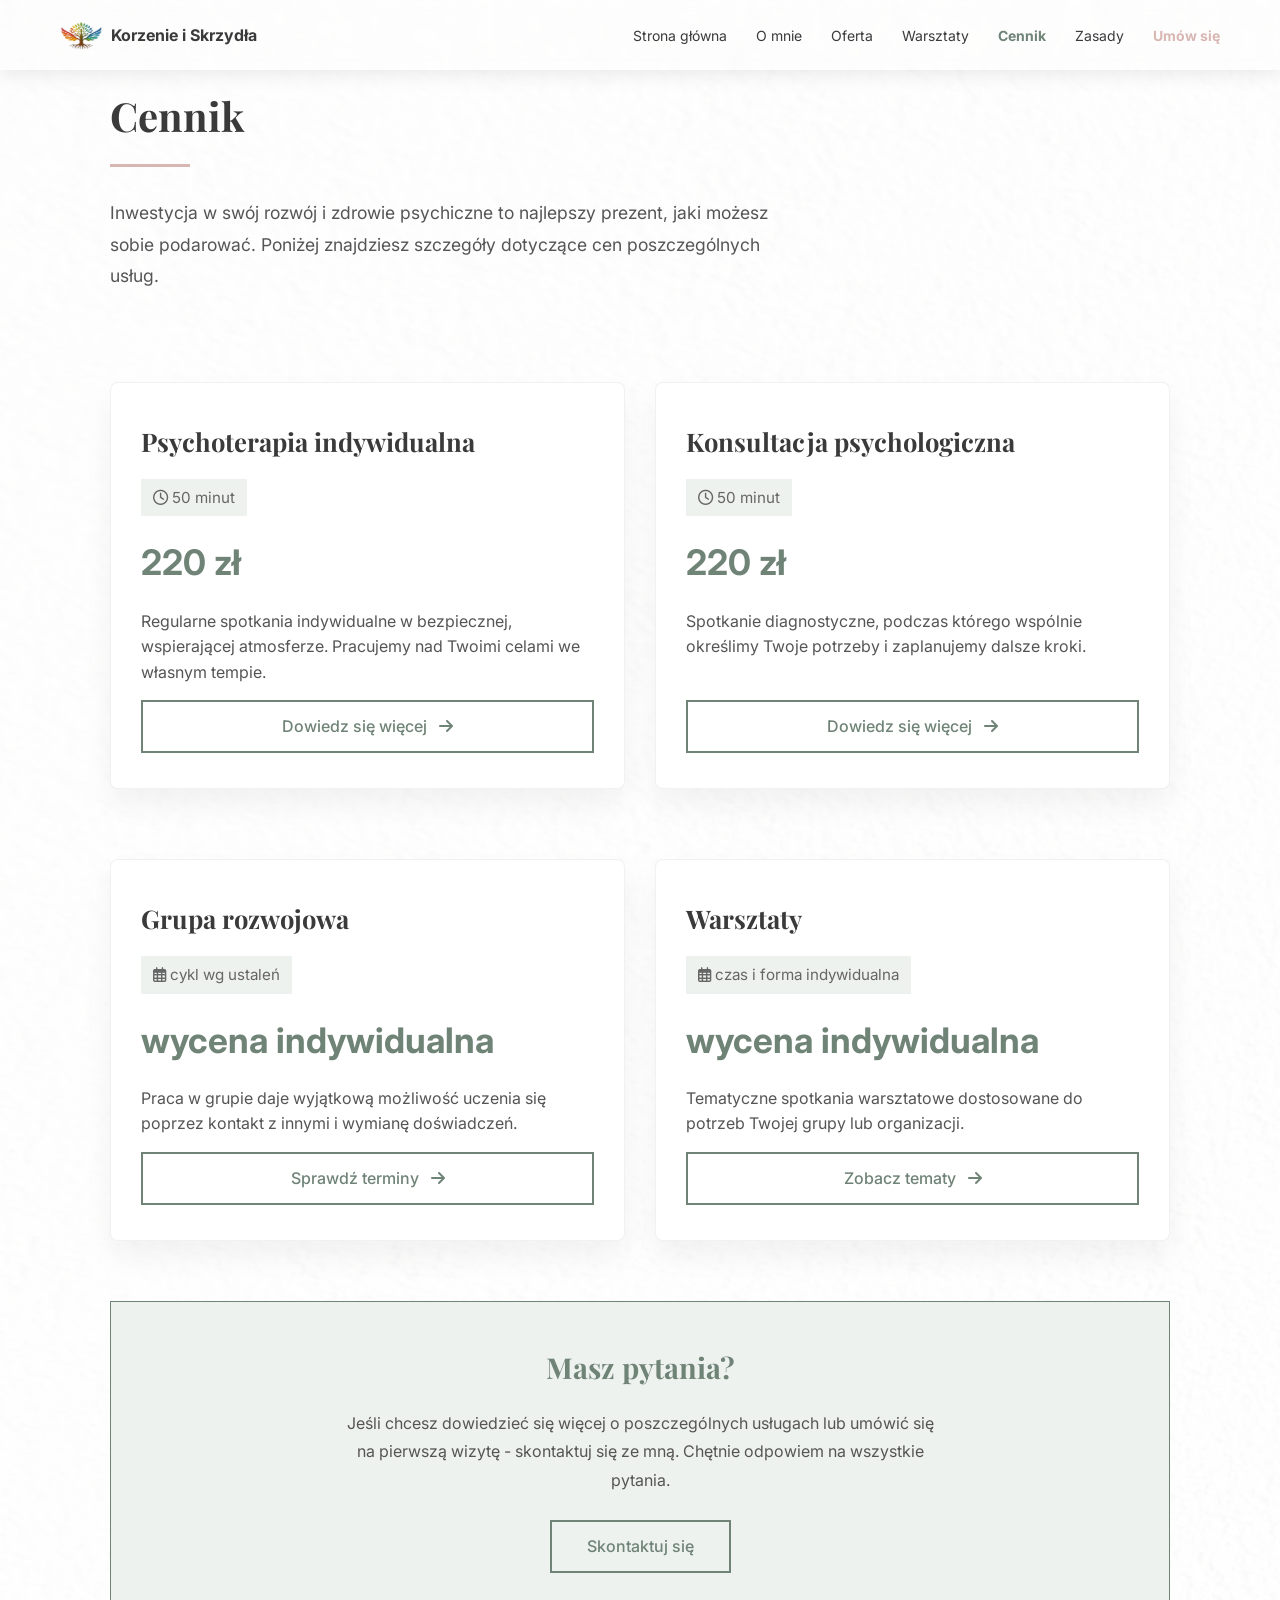
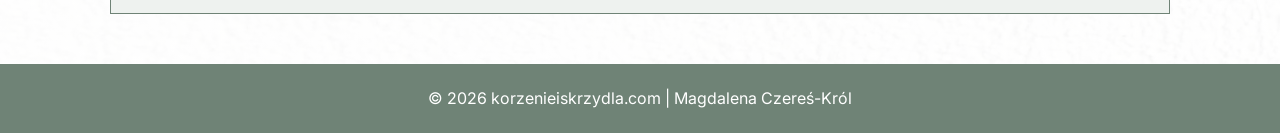
<file: cennik.html>
<!DOCTYPE html>
<html lang="pl">

<head>
    <meta charset="UTF-8">
    <meta name="viewport" content="width=device-width, initial-scale=1.0">
    <title>Cennik | Korzenie i Skrzydła</title>
    <link rel="stylesheet" href="styles.css">
    <!-- Dodanie ikon z Font Awesome dla strzałek -->
    <link rel="stylesheet" href="https://cdnjs.cloudflare.com/ajax/libs/font-awesome/6.0.0/css/all.min.css">
</head>

<body>
    <nav class="nav">
        <div style="display: flex; align-items: center; gap: 8px;">
            <img src="logo-korzenie-i-skrzydla.png" alt="Logo" style="height: 30px; width: auto;">
            <strong>Korzenie i&nbsp;Skrzydła</strong>
        </div>
        <div class="nav-links">
            <a href="index.html">Strona główna</a>
            <a href="o-mnie.html">O mnie</a>
            <a href="oferta.html">Oferta</a>
            <a href="warsztaty.html">Warsztaty</a>
            <a href="cennik.html" style="color: var(--green);font-weight: bold;">Cennik</a>
            <a href="zasady.html">Zasady</a>
            <a href="https://www.znanylekarz.pl/magdalena-krol-czeres/psycholog/lodz"
                style="color: var(--rose);font-weight: bold;"><strong>Umów
                    się</strong></a>
        </div>
    </nav>

    <main class="container">
        <h1 class="page-title">Cennik</h1>
        <p class="intro-text">Inwestycja w&nbsp;swój rozwój i&nbsp;zdrowie psychiczne to najlepszy prezent, jaki możesz
            sobie
            podarować. Poniżej znajdziesz szczegóły dotyczące cen poszczególnych usług.</p>

        <div class="grid" style="grid-template-columns: repeat(2, 1fr);">
            <div class="card">
                <h2>Psychoterapia indywidualna</h2>
                <span class="duration"><i class="far fa-clock"></i> 50 minut</span>
                <div class="price">220 zł</div>
                <p class="card-description">Regularne spotkania indywidualne w&nbsp;bezpiecznej, wspierającej
                    atmosferze.
                    Pracujemy nad Twoimi celami we własnym tempie.</p>
                <a href="psychoterapia.html" class="btn">Dowiedz się więcej <i class="fas fa-arrow-right"></i></a>
            </div>

            <div class="card">
                <h2>Konsultacja psychologiczna</h2>
                <span class="duration"><i class="far fa-clock"></i> 50 minut</span>
                <div class="price">220 zł</div>
                <p class="card-description">Spotkanie diagnostyczne, podczas którego wspólnie określimy Twoje potrzeby i
                    zaplanujemy dalsze kroki.</p>
                <a href="konsultacja.html" class="btn">Dowiedz się więcej <i class="fas fa-arrow-right"></i></a>
            </div>

            <div class="card">
                <h2>Grupa rozwojowa</h2>
                <span class="duration"><i class="far fa-calendar-alt"></i> cykl wg ustaleń</span>
                <div class="price">wycena indywidualna</div>
                <p class="card-description">Praca w&nbsp;grupie daje wyjątkową możliwość uczenia się poprzez kontakt z
                    innymi
                    i&nbsp;wymianę doświadczeń.</p>
                <a href="grupy.html" class="btn">Sprawdź terminy <i class="fas fa-arrow-right"></i></a>
            </div>

            <div class="card">
                <h2>Warsztaty</h2>
                <span class="duration"><i class="far fa-calendar-alt"></i> czas i&nbsp;forma indywidualna</span>
                <div class="price">wycena indywidualna</div>
                <p class="card-description">Tematyczne spotkania warsztatowe dostosowane do potrzeb Twojej grupy lub
                    organizacji.</p>
                <a href="warsztaty-szczegoly.html" class="btn">Zobacz tematy <i class="fas fa-arrow-right"></i></a>
            </div>
        </div>

        <div class="info-box">
            <h3>Masz pytania?</h3>
            <p>Jeśli chcesz dowiedzieć się więcej o&nbsp;poszczególnych usługach lub umówić się na pierwszą wizytę -
                skontaktuj się ze mną. Chętnie odpowiem na wszystkie pytania.</p>
            <a href="index.html#contact" class="btn">Skontaktuj się</a>
        </div>
    </main>

    <footer>
        © 2026 korzenieiskrzydla.com | Magdalena Czereś-Król
    </footer>

    <!-- Google tag (gtag.js) -->
<script async src="https://www.googletagmanager.com/gtag/js?id=G-SGVJ2LNP4G"></script>
<script>
  window.dataLayer = window.dataLayer || [];
  function gtag(){dataLayer.push(arguments);}
  gtag('js', new Date());

  gtag('config', 'G-SGVJ2LNP4G');
</script>
</body>

</html>
</file>
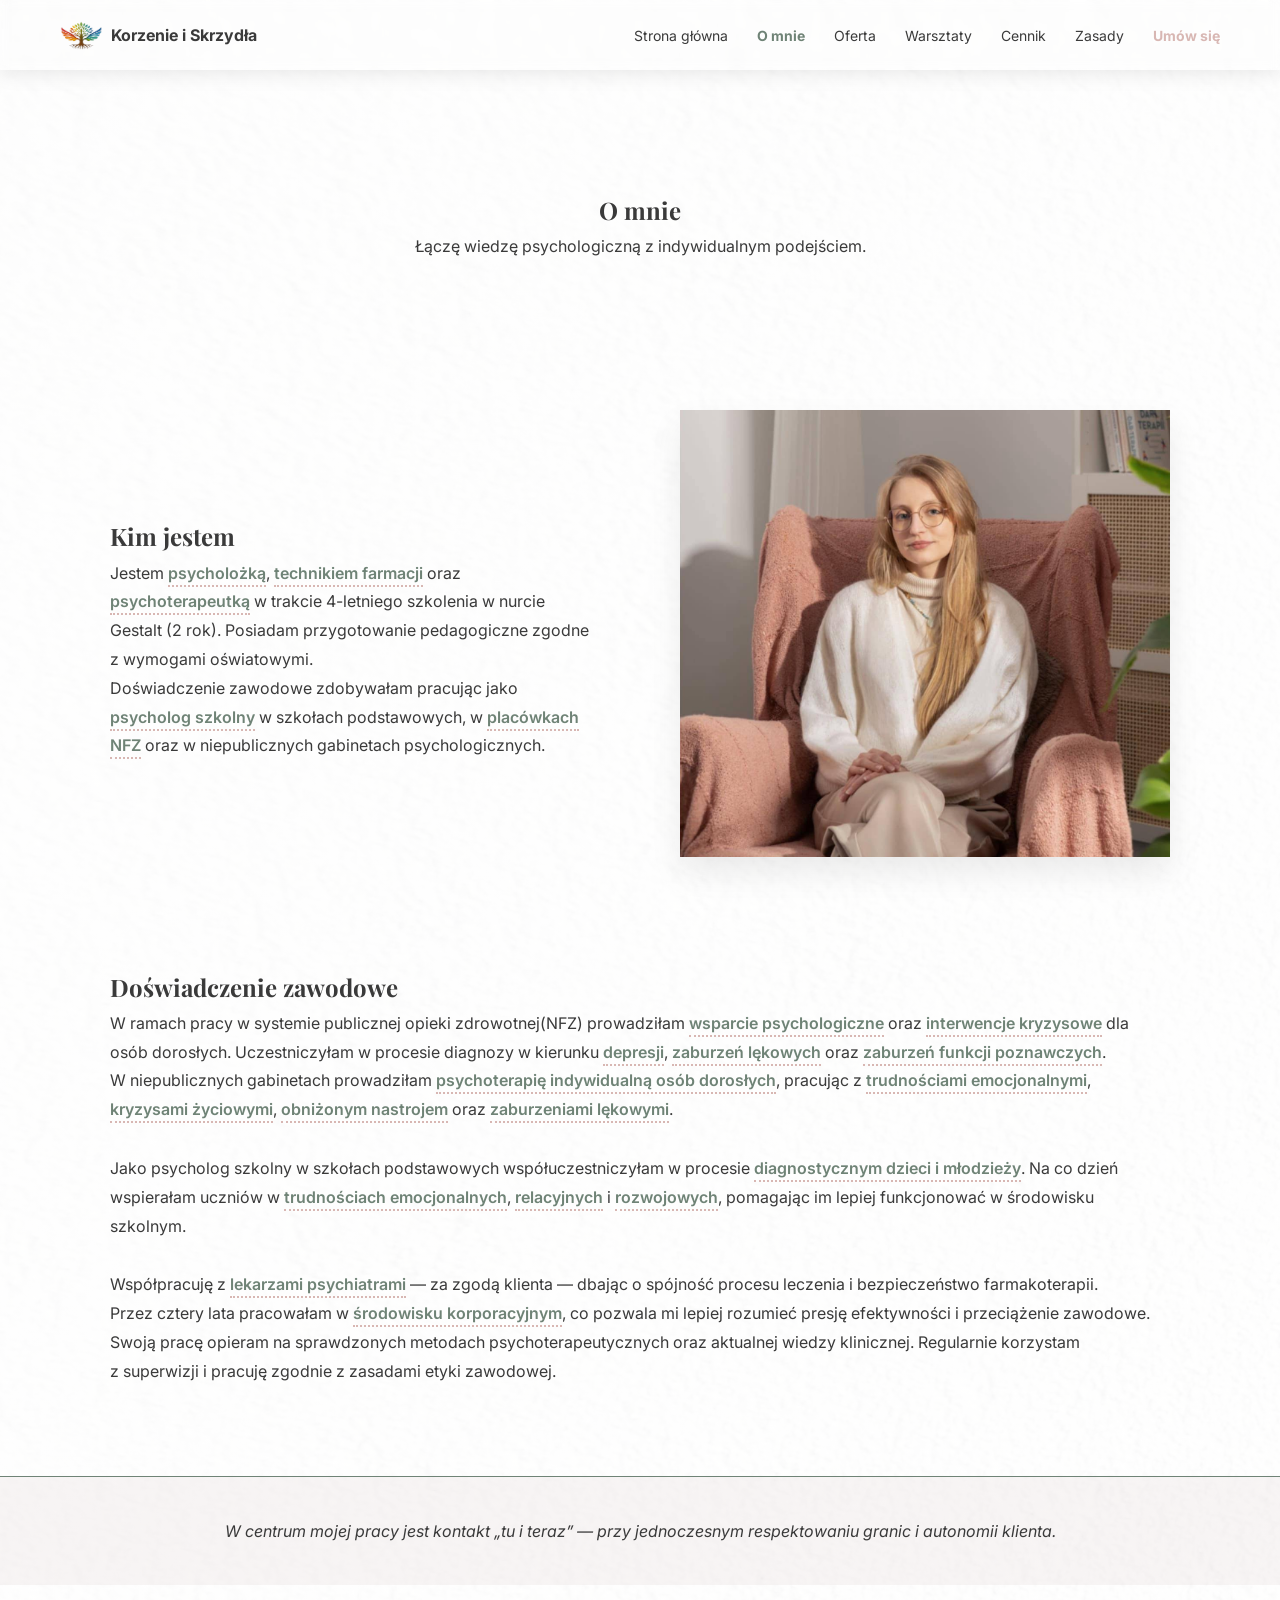
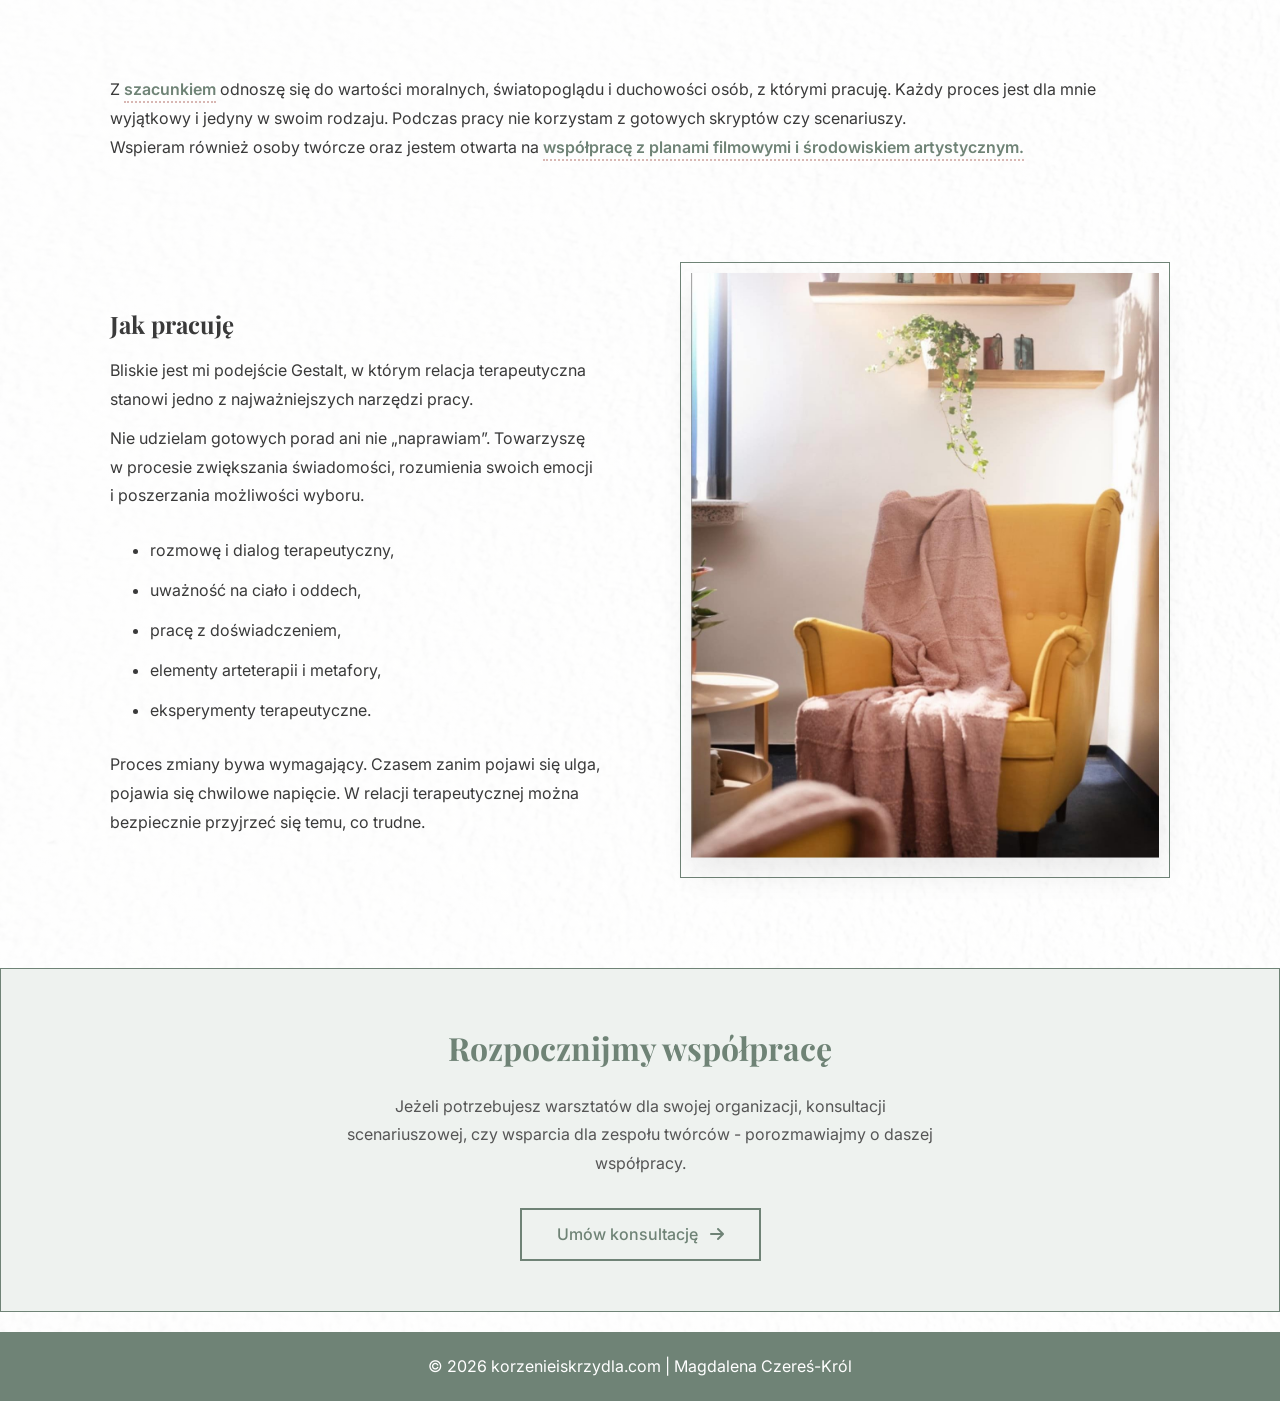
<file: o-mnie.html>
<!DOCTYPE html>
<html lang="pl">

<head>
    <meta charset="UTF-8">
    <title>O mnie | Korzenie i Skrzydła</title>
    <meta name="viewport" content="width=device-width, initial-scale=1.0">
    <link rel="stylesheet" href="styles.css">
</head>

<body>

    <!-- NAV -->
    <nav class="nav">
        <div style="display: flex; align-items: center; gap: 8px;">
            <img src="logo-korzenie-i-skrzydla.png" alt="Logo" style="height: 30px; width: auto;">
            <strong>Korzenie i Skrzydła</strong>
        </div>
        <div class="nav-links">
            <a href="index.html">Strona główna</a>
            <a href="o-mnie.html" style="color: var(--green);font-weight: bold;">O mnie</a>
            <a href="oferta.html">Oferta</a>
            <a href="warsztaty.html">Warsztaty</a>
            <a href="cennik.html">Cennik</a>
            <a href="zasady.html">Zasady</a>
            <a href="https://www.znanylekarz.pl/magdalena-krol-czeres/psycholog/lodz"
                style="color: var(--rose);font-weight: bold;"><strong>Umów
                    się</strong></a>
        </div>
    </nav>


    <!-- HERO -->
    <section class="main-section">
        <div class="main-section-content">
            <h1>O mnie</h1>
            <p>Łączę wiedzę psychologiczną z&nbsp;indywidualnym podejściem.</p>
        </div>
    </section>

    <!-- KIM JESTEM -->
    <section class="container image-section">
        <div>
            <h2>Kim jestem</h2>

            <p>Jestem <span class="keyword">psycholożką</span>, <span class="keyword">technikiem farmacji</span> oraz
                <span class="keyword">psychoterapeutką</span> w&nbsp;trakcie 4-letniego szkolenia w&nbsp;nurcie Gestalt
                (2 rok).
                Posiadam przygotowanie pedagogiczne zgodne z&nbsp;wymogami oświatowymi.
            </p>

            <p>Doświadczenie zawodowe zdobywałam pracując jako <span class="keyword">psycholog szkolny</span> w szkołach
                podstawowych, w&nbsp;<span class="keyword">placówkach NFZ</span> oraz w&nbsp;niepublicznych gabinetach
                psychologicznych.</p>
        </div>

        <div>
            <img src="Magda Czereś-Król.png" alt="Portret">
        </div>
    </section>

    <!-- DOŚWIADCZENIE - wersja z ciągłym tekstem i wyróżnieniami -->
    <section class="container">
        <h1>Doświadczenie zawodowe</h1>

        <p>W ramach pracy w&nbsp;systemie publicznej opieki zdrowotnej(NFZ) prowadziłam
            <span class="keyword">wsparcie psychologiczne</span> oraz <span class="keyword">interwencje kryzysowe</span>
            dla osób dorosłych. Uczestniczyłam w&nbsp;procesie diagnozy w&nbsp;kierunku <span
                class="keyword">depresji</span>,
            <span class="keyword">zaburzeń lękowych</span> oraz <span class="keyword">zaburzeń funkcji
                poznawczych</span>.
        </p>

        <p>W niepublicznych gabinetach prowadziłam <span class="keyword">psychoterapię
                indywidualną osób dorosłych</span>, pracując z&nbsp;<span class="keyword">trudnościami
                emocjonalnymi</span>,
            <span class="keyword">kryzysami życiowymi</span>, <span class="keyword">obniżonym nastrojem</span> oraz
            <span class="keyword">zaburzeniami lękowymi</span>.
        </p>

        <p style="margin-top: 30px;">Jako psycholog szkolny w&nbsp;szkołach podstawowych współuczestniczyłam w
            procesie <span class="keyword">diagnostycznym dzieci i&nbsp;młodzieży</span>. Na co dzień wspierałam uczniów
            w&nbsp;<span class="keyword">trudnościach emocjonalnych</span>, <span class="keyword">relacyjnych</span> i
            <span class="keyword">rozwojowych</span>, pomagając im lepiej funkcjonować w&nbsp;środowisku szkolnym.
        </p>
        <p style="margin-top: 30px;">Współpracuję z&nbsp;<span class="keyword">lekarzami psychiatrami</span> — za zgodą
            klienta — dbając o&nbsp;spójność procesu leczenia i&nbsp;bezpieczeństwo farmakoterapii.</p>

        <p>Przez cztery lata pracowałam w&nbsp;<span class="keyword">środowisku korporacyjnym</span>, co pozwala mi
            lepiej
            rozumieć presję efektywności i&nbsp;przeciążenie zawodowe.</p>

        <p>Swoją pracę opieram na sprawdzonych metodach psychoterapeutycznych oraz aktualnej wiedzy klinicznej.
            Regularnie korzystam z&nbsp;superwizji i&nbsp;pracuję zgodnie z&nbsp;zasadami etyki zawodowej.</p>
    </section>

    <!-- CYTAT -->
    <div class="cytat">
        <p><em>W centrum mojej pracy jest kontakt „tu i&nbsp;teraz” — przy jednoczesnym respektowaniu granic
                i&nbsp;autonomii
                klienta.</em></p>
    </div>

    <!-- WARTOŚCI -->
    <section class="container">
        <p>Z <span class="keyword">szacunkiem</span> odnoszę się do wartości moralnych, światopoglądu i&nbsp;duchowości
            osób, z&nbsp;którymi pracuję.
            Każdy
            proces jest dla mnie wyjątkowy i&nbsp;jedyny w&nbsp;swoim rodzaju. Podczas pracy nie korzystam
            z&nbsp;gotowych skryptów czy
            scenariuszy.</p>

        <p>Wspieram również osoby twórcze oraz jestem otwarta na <span class="keyword">współpracę z&nbsp;planami
                filmowymi i&nbsp;środowiskiem
                artystycznym.</span></p>
    </section>

    <!-- JAK PRACUJĘ -->
    <section class="container image-section">
        <div>
            <h1>Jak pracuję</h1>

            <p style="margin-top: 10px">Bliskie jest mi podejście Gestalt, w&nbsp;którym relacja terapeutyczna stanowi
                jedno
                z&nbsp;najważniejszych narzędzi pracy.</p>
            <p style="margin-top: 10px">Nie udzielam gotowych porad ani nie „naprawiam”. Towarzyszę w&nbsp;procesie
                zwiększania świadomości, rozumienia swoich emocji i&nbsp;poszerzania możliwości wyboru.</p>

            <ul style="margin: 20px 0 20px 40px; line-height:2.5;">
                <li>rozmowę i&nbsp;dialog terapeutyczny,</li>
                <li>uważność na ciało i&nbsp;oddech,</li>
                <li>pracę z&nbsp;doświadczeniem,</li>
                <li>elementy arteterapii i&nbsp;metafory,</li>
                <li>eksperymenty terapeutyczne.</li>
            </ul>

            <p>Proces zmiany bywa wymagający. Czasem zanim pojawi się ulga, pojawia się chwilowe napięcie.
                W&nbsp;relacji
                terapeutycznej można bezpiecznie przyjrzeć się temu, co trudne.</p>
        </div>

        <div style="padding: 10px; border: 1px solid var(--green)">
            <img src="gabinet1.jpg" alt="Praca terapeutyczna">
        </div>
    </section>

    <div class="cta-box">
        <h3>Rozpocznijmy współpracę</h3>
        <p>Jeżeli potrzebujesz warsztatów dla swojej organizacji, konsultacji scenariuszowej, czy
            wsparcia dla zespołu twórców - porozmawiajmy o&nbsp;daszej współpracy.</p>
        <a href="index.html#contact" class="btn">Umów
            konsultację
            <i class="fas fa-arrow-right"></i></a>
    </div>

    <style>
        .cta-box {
            background: var(--soft);
            padding: 50px;
            text-align: center;
            margin: 40px 0 20px 0;
            border: 1px solid var(--green);
        }

        .cta-box h3 {
            font-size: 2rem;
            color: var(--green);
            margin-bottom: 15px;
        }

        .cta-box p {
            max-width: 600px;
            margin: 0 auto 30px;
            color: #555;
        }
    </style>

    <!-- FOOTER -->
    <footer>
        © 2026 korzenieiskrzydla.com | Magdalena Czereś-Król
    </footer>
<!-- Google tag (gtag.js) -->
<script async src="https://www.googletagmanager.com/gtag/js?id=G-SGVJ2LNP4G"></script>
<script>
  window.dataLayer = window.dataLayer || [];
  function gtag(){dataLayer.push(arguments);}
  gtag('js', new Date());

  gtag('config', 'G-SGVJ2LNP4G');
</script>
    
</body>


</html>
</file>
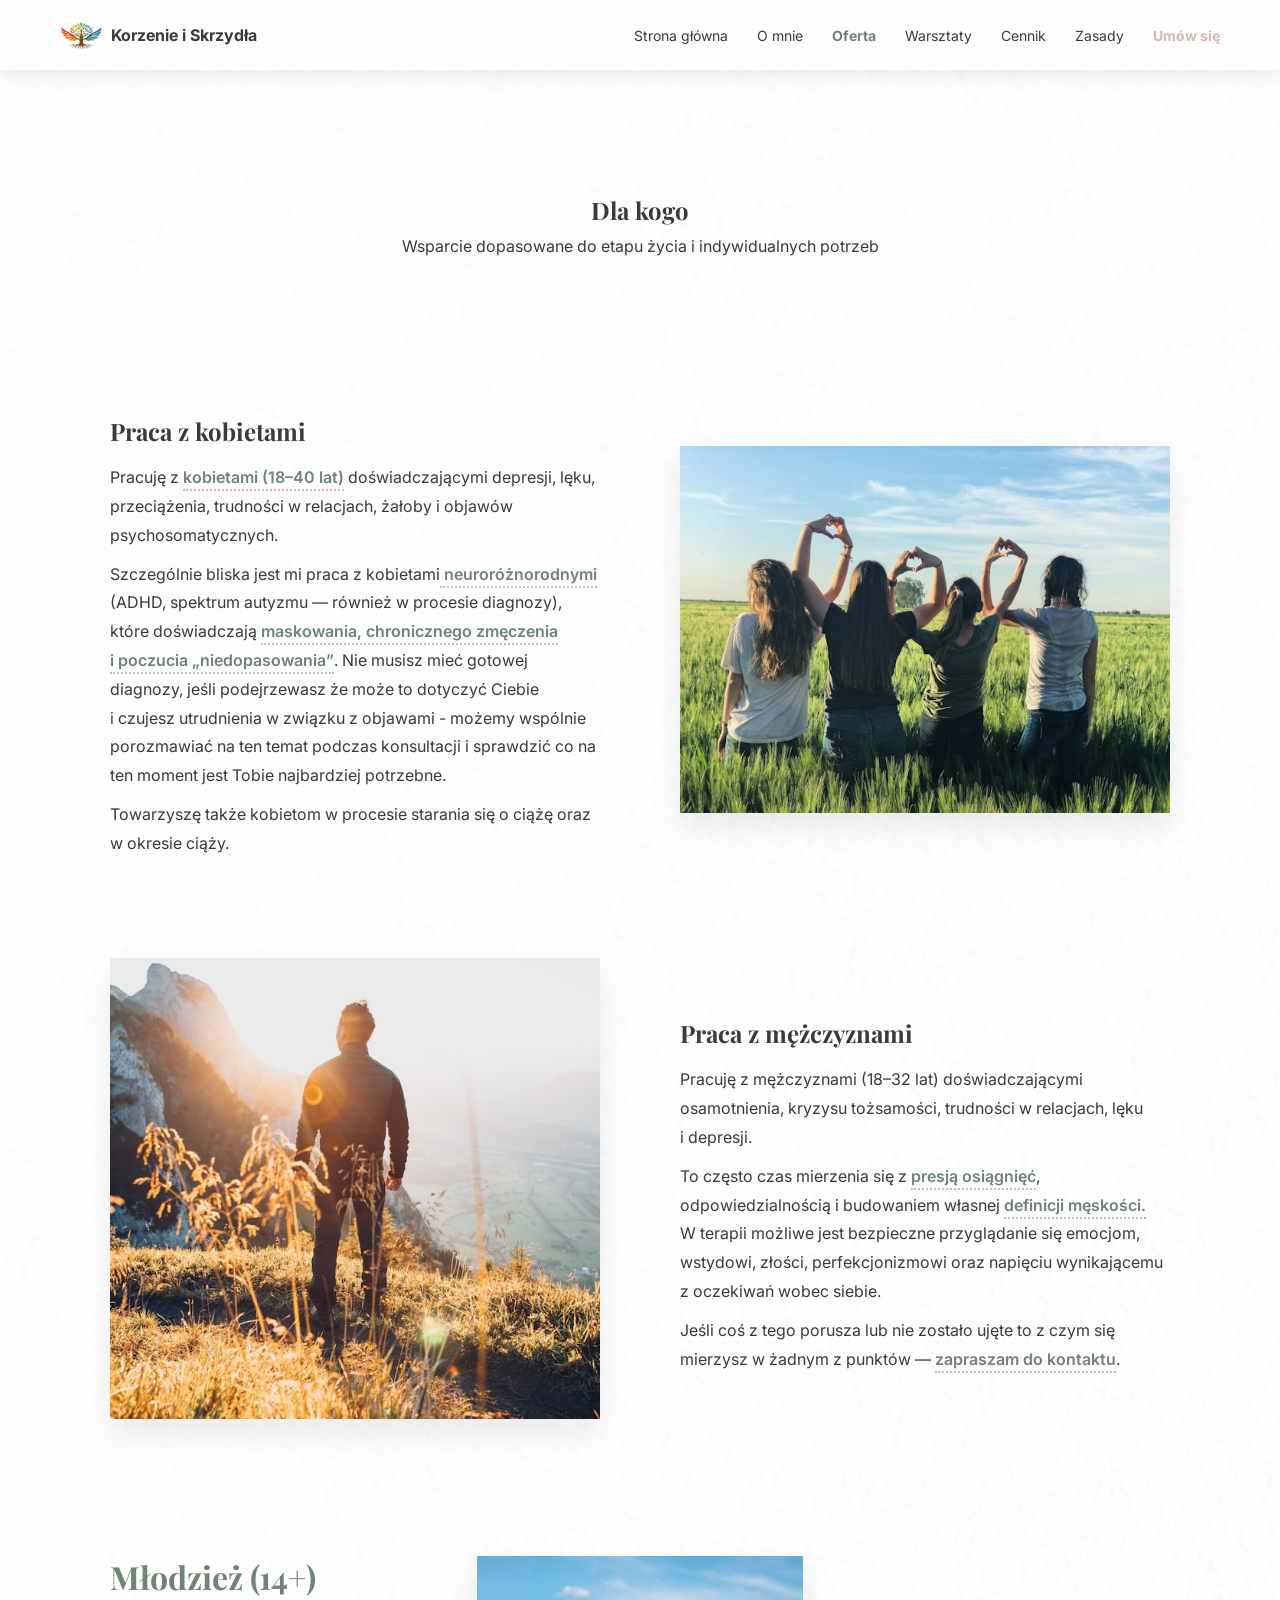
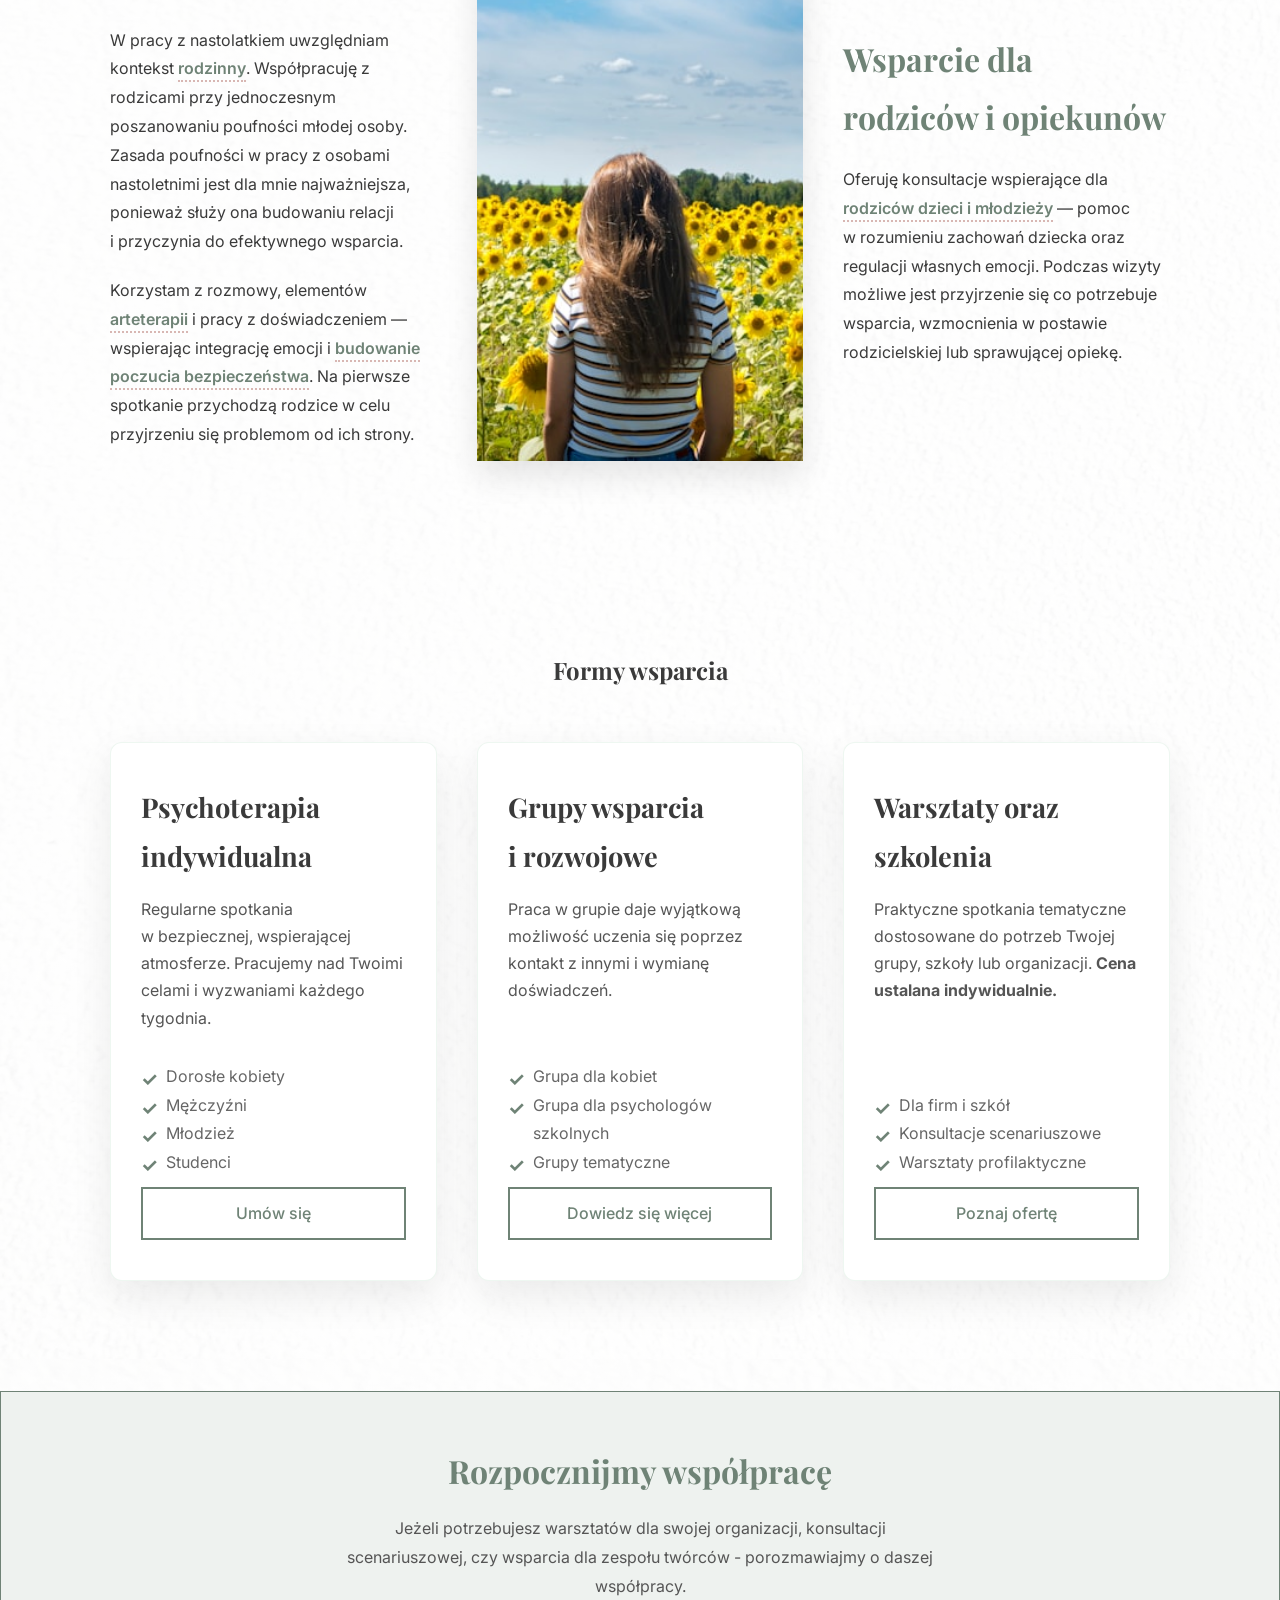
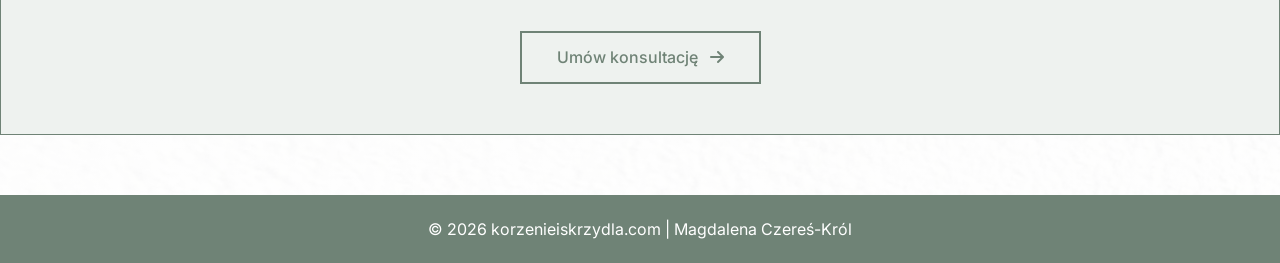
<file: oferta.html>
<!DOCTYPE html>
<html lang="pl">

<head>
    <meta charset="UTF-8">
    <title>Dla kogo | Korzenie i Skrzydła</title>
    <meta name="viewport" content="width=device-width, initial-scale=1.0">
    <link rel="stylesheet" href="styles.css">
</head>
</head>

<body>

    <!-- NAV -->
    <nav class="nav">
        <div style="display: flex; align-items: center; gap: 8px;">
            <img src="logo-korzenie-i-skrzydla.png" alt="Logo" style="height: 30px; width: auto;">
            <strong>Korzenie i Skrzydła</strong>
        </div>
        <div class="nav-links">
            <a href="index.html">Strona główna</a>
            <a href="o-mnie.html">O mnie</a>
            <a href="oferta.html" style="color: var(--green);font-weight: bold;">Oferta</a>
            <a href="warsztaty.html">Warsztaty</a>
            <a href="cennik.html">Cennik</a>
            <a href="zasady.html">Zasady</a>
            <a href="https://www.znanylekarz.pl/magdalena-krol-czeres/psycholog/lodz"
                style="color: var(--rose);font-weight: bold;"><strong>Umów
                    się</strong></a>
        </div>
    </nav>

    <!-- HERO -->
    <section class="main-section">
        <div class="main-section-content">
            <h1>Dla kogo</h1>
            <p>Wsparcie dopasowane do etapu życia i&nbsp;indywidualnych potrzeb</p>
        </div>
    </section>

    <!-- KOBIETY -->
    <section class="container image-section">
        <div>
            <h2>Praca z&nbsp;kobietami</h2>

            <p style="margin-top: 10px;">Pracuję z&nbsp;<span class="keyword">kobietami (18–40 lat)</span>
                doświadczającymi
                depresji, lęku, przeciążenia,
                trudności w&nbsp;relacjach, żałoby i&nbsp;objawów
                psychosomatycznych.</p>

            <p style="margin-top: 10px;">Szczególnie bliska jest mi praca z&nbsp;kobietami<span class="keyword">
                    neuroróżnorodnymi</span> (ADHD, spektrum
                autyzmu — również w
                procesie
                diagnozy), które doświadczają <span class="keyword">maskowania, chronicznego zmęczenia i&nbsp;poczucia
                    „niedopasowania”</span>. Nie musisz
                mieć gotowej diagnozy, jeśli podejrzewasz że może to dotyczyć Ciebie i&nbsp;czujesz utrudnienia
                w&nbsp;związku z&nbsp;objawami - możemy wspólnie porozmawiać na ten temat podczas konsultacji
                i&nbsp;sprawdzić co na ten moment
                jest
                Tobie najbardziej potrzebne.</p>

            <p style="margin-top: 10px;">Towarzyszę także kobietom w&nbsp;procesie starania się o&nbsp;ciążę oraz
                w&nbsp;okresie ciąży.
            </p>
        </div>

        <div>
            <img src="Wsparcie dla kobiet 2.jpg" alt="Wsparcie dla kobiet">
        </div>
    </section>

    <!-- MĘŻCZYŹNI -->
    <section class="container image-section">
        <div>
            <img src="Wsparcie dla mężczyzn 2.jpg" alt="Wsparcie dla mężczyzn">
        </div>

        <div>
            <h2>Praca z&nbsp;mężczyznami</h2>

            <p style="margin-top: 10px;">Pracuję z&nbsp;mężczyznami (18–32 lat) doświadczającymi osamotnienia, kryzysu
                tożsamości,
                trudności w&nbsp;relacjach, lęku i&nbsp;depresji.</p>

            <p style="margin-top: 10px;">To często czas mierzenia się z&nbsp;<span class="keyword">presją
                    osiągnięć</span>,
                odpowiedzialnością i
                budowaniem własnej <span class="keyword">definicji
                    męskości.</span> W&nbsp;terapii możliwe jest bezpieczne przyglądanie się emocjom, wstydowi, złości,
                perfekcjonizmowi
                oraz napięciu wynikającemu z&nbsp;oczekiwań wobec siebie.</p>

            <p style="margin-top: 10px;">Jeśli coś z&nbsp;tego porusza lub nie zostało ujęte to z&nbsp;czym się mierzysz
                w&nbsp;żadnym
                z&nbsp;punktów — <span class="keyword">zapraszam do kontaktu</span>.</p>
        </div>
    </section>

    <!-- STUDENCI -->
    <section class="container youth-parents-section">
        <div class="text-column">
            <h2>Młodzież (14+)</h2>

            <p>W pracy z&nbsp;nastolatkiem uwzględniam kontekst <span class="keyword">rodzinny</span>. Współpracuję z
                rodzicami przy jednoczesnym
                poszanowaniu poufności młodej osoby. Zasada poufności w&nbsp;pracy z&nbsp;osobami nastoletnimi jest dla
                mnie
                najważniejsza, ponieważ służy ona budowaniu relacji i&nbsp;przyczynia do efektywnego wsparcia.</p>

            <p>Korzystam z&nbsp;rozmowy, elementów <span class="keyword">arteterapii</span> i&nbsp;pracy
                z&nbsp;doświadczeniem —
                wspierając integrację emocji i&nbsp;<span class="keyword">budowanie poczucia bezpieczeństwa</span>. Na
                pierwsze spotkanie przychodzą rodzice&nbsp;w celu przyjrzeniu się
                problemom od ich strony.
            </p>
        </div>

        <div class="image-column">
            <img src="Wsparcie dla nastolatków 2.jpg" alt="Wsparcie dla młodzieży">
        </div>

        <div class="text-column">
            <h2>Wsparcie dla rodziców i&nbsp;opiekunów</h2>

            <p>Oferuję konsultacje wspierające dla <span class="keyword">rodziców dzieci i&nbsp;młodzieży</span> — pomoc
                w&nbsp;rozumieniu zachowań dziecka
                oraz
                regulacji własnych emocji. Podczas wizyty możliwe jest przyjrzenie się co potrzebuje wsparcia,
                wzmocnienia w&nbsp;postawie rodzicielskiej lub sprawującej opiekę.</p>
        </div>
    </section>

    <section class="container main-offers">
        <h1 style="text-align: center; margin-bottom: 50px;">Formy wsparcia</h1>

        <div class="offers-grid">
            <!-- INDYWIDUALNA -->
            <div class="offer-card">
                <h2>Psychoterapia indywidualna</h2>
                <p>Regularne spotkania w&nbsp;bezpiecznej, wspierającej atmosferze. Pracujemy nad Twoimi celami
                    i&nbsp;wyzwaniami
                    każdego tygodnia.</p>
                <ul class="offer-list">
                    <li>Dorosłe kobiety</li>
                    <li>Mężczyźni</li>
                    <li>Młodzież</li>
                    <li>Studenci</li>
                </ul>
                <a href="https://www.znanylekarz.pl/magdalena-krol-czeres/psycholog/lodz" class="btn">Umów się</a>
            </div>

            <!-- GRUPOWA -->
            <div class="offer-card">
                <h2>Grupy wsparcia i&nbsp;rozwojowe</h2>
                <p>Praca w&nbsp;grupie daje wyjątkową możliwość uczenia się poprzez kontakt z&nbsp;innymi i&nbsp;wymianę
                    doświadczeń.</p>
                <ul class="offer-list">
                    <li>Grupa dla kobiet</li>
                    <li>Grupa dla psychologów szkolnych</li>
                    <li>Grupy tematyczne</li>
                </ul>
                <a href="warsztaty.html" class="btn">Dowiedz się więcej</a>
            </div>

            <!-- WARSZTATOWA -->
            <div class="offer-card">
                <h2>Warsztaty oraz szkolenia</h2>
                <p>Praktyczne spotkania tematyczne dostosowane do potrzeb Twojej grupy, szkoły lub organizacji.
                    <strong>Cena ustalana indywidualnie.</strong>
                </p>
                <ul class="offer-list">
                    <li>Dla firm i&nbsp;szkół</li>
                    <li>Konsultacje scenariuszowe</li>
                    <li>Warsztaty profilaktyczne</li>
                </ul>
                <a href="warsztaty.html" class="btn">Poznaj ofertę</a>
            </div>
        </div>
    </section>

    <div class="cta-box">
        <h3>Rozpocznijmy współpracę</h3>
        <p>Jeżeli potrzebujesz warsztatów dla swojej organizacji, konsultacji scenariuszowej, czy
            wsparcia dla zespołu twórców - porozmawiajmy o&nbsp;daszej współpracy.</p>
        <a href="index.html#contact" class="btn">Umów
            konsultację
            <i class="fas fa-arrow-right"></i></a>
    </div>

    <footer>
        © 2026 korzenieiskrzydla.com | Magdalena Czereś-Król
    </footer>

<!-- Google tag (gtag.js) -->
<script async src="https://www.googletagmanager.com/gtag/js?id=G-SGVJ2LNP4G"></script>
<script>
  window.dataLayer = window.dataLayer || [];
  function gtag(){dataLayer.push(arguments);}
  gtag('js', new Date());

  gtag('config', 'G-SGVJ2LNP4G');
</script>

</body>
</html>
</file>
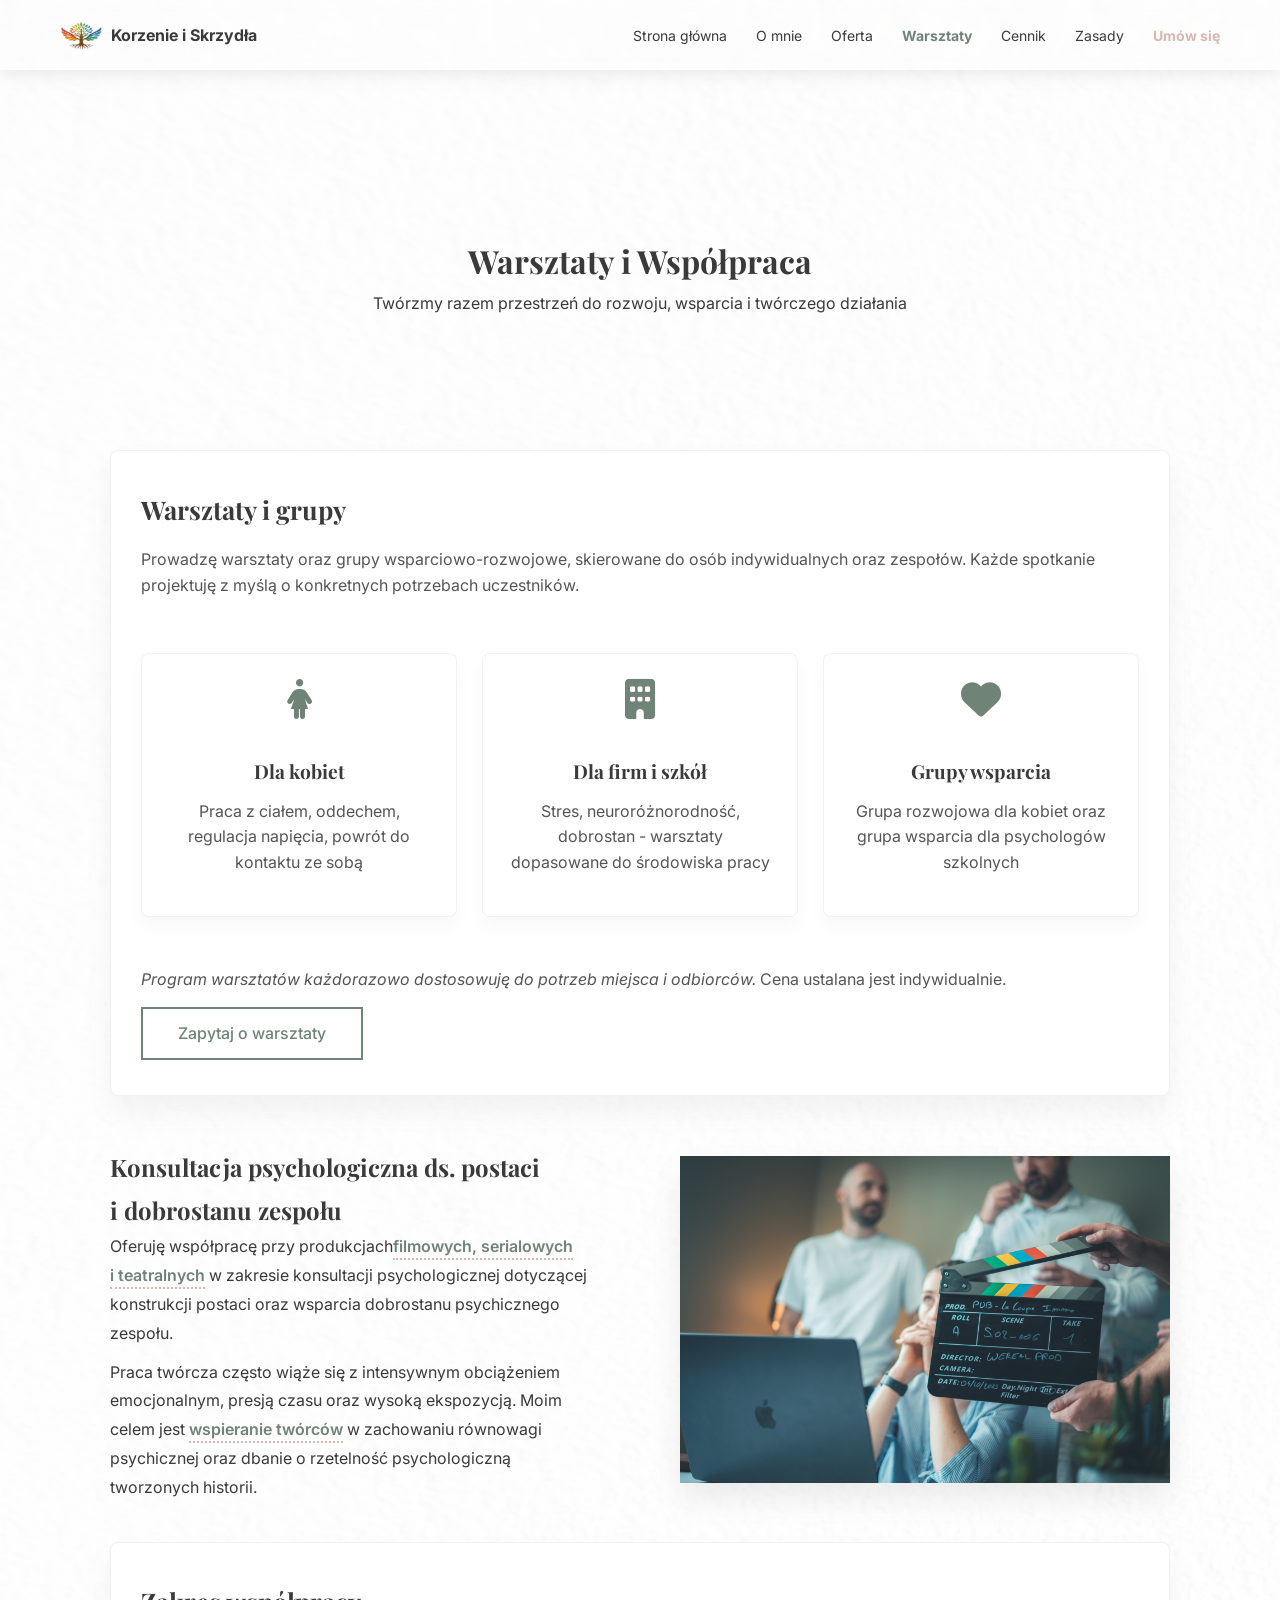
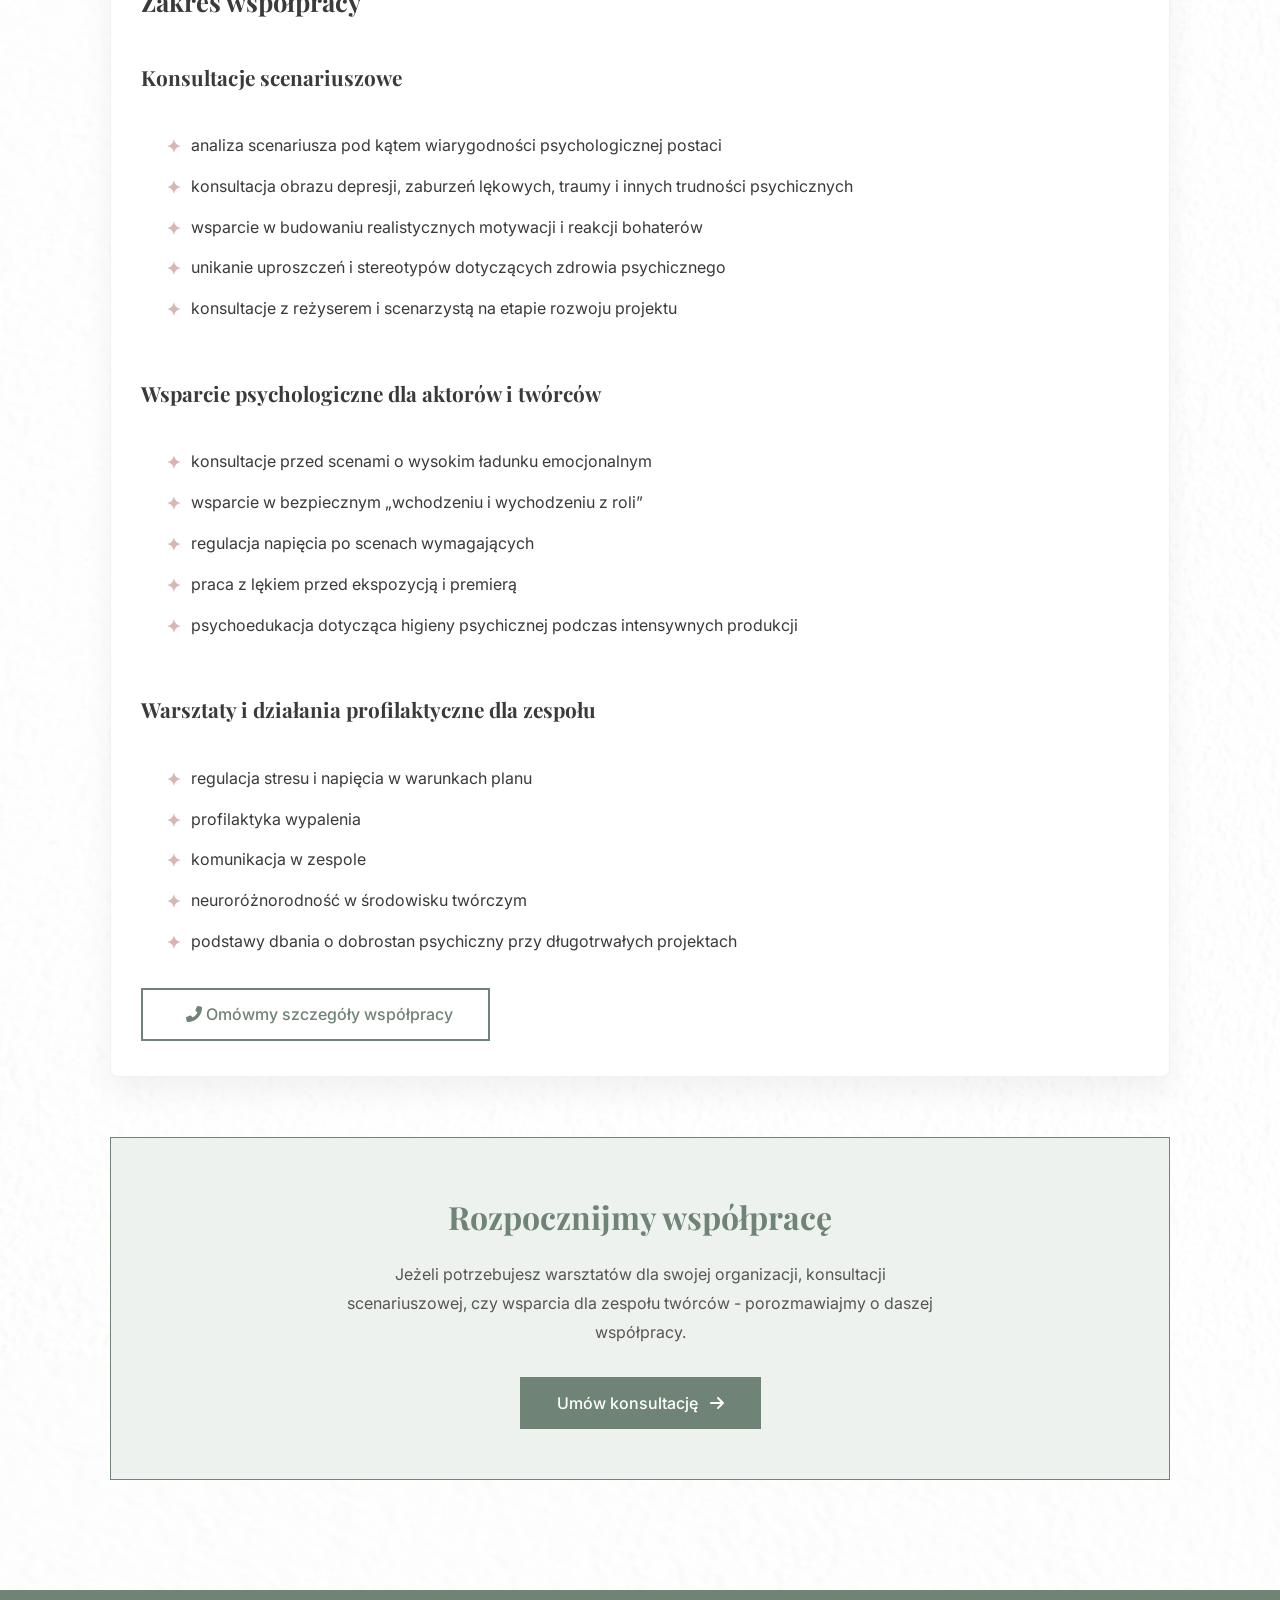
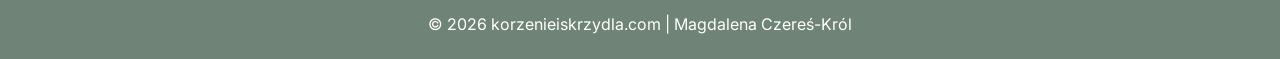
<file: warsztaty.html>
<!DOCTYPE html>
<html lang="pl">

<head>
    <meta charset="UTF-8">
    <meta name="viewport" content="width=device-width, initial-scale=1.0">
    <title>Warsztaty i Współpraca | Korzenie i Skrzydła</title>
    <link rel="stylesheet" href="styles.css">
</head>

<body>
    <nav class="nav">
        <div style="display: flex; align-items: center; gap: 8px;">
            <img src="logo-korzenie-i-skrzydla.png" alt="Logo" style="height: 30px; width: auto;">
            <strong>Korzenie i Skrzydła</strong>
        </div>
        <div class="nav-links">
            <a href="index.html">Strona główna</a>
            <a href="o-mnie.html">O mnie</a>
            <a href="oferta.html">Oferta</a>
            <a href="warsztaty.html" style="color: var(--green);font-weight: bold;">Warsztaty</a>
            <a href="cennik.html">Cennik</a>
            <a href="zasady.html">Zasady</a>
            <a href="https://www.znanylekarz.pl/magdalena-krol-czeres/psycholog/lodz"
                style="color: var(--rose);font-weight: bold;"><strong>Umów
                    się</strong></a>
        </div>
    </nav>

    <main class="container">
        <div class="main-section">
            <div class="main-section-content">
                <h1>Warsztaty i Współpraca</h1>
                <p>Twórzmy razem przestrzeń do rozwoju, wsparcia i&nbsp;twórczego działania</p>
            </div>
        </div>

        <!-- Warsztaty i grupy - karta -->
        <div class="card">
            <h2>Warsztaty i&nbsp;grupy</h2>
            <p>Prowadzę warsztaty oraz grupy wsparciowo-rozwojowe, skierowane do osób indywidualnych oraz zespołów.
                Każde spotkanie projektuję z&nbsp;myślą o&nbsp;konkretnych potrzebach uczestników.</p>

            <div class="features-grid">
                <div class="feature-item">
                    <i class="fas fa-female"></i>
                    <h4>Dla kobiet</h4>
                    <p>Praca z&nbsp;ciałem, oddechem, regulacja napięcia, powrót do kontaktu ze sobą</p>
                </div>
                <div class="feature-item">
                    <i class="fas fa-building"></i>
                    <h4>Dla firm i&nbsp;szkół</h4>
                    <p>Stres, neuroróżnorodność, dobrostan - warsztaty dopasowane do środowiska pracy</p>
                </div>
                <div class="feature-item">
                    <i class="fas fa-heart"></i>
                    <h4>Grupy wsparcia</h4>
                    <p>Grupa rozwojowa dla kobiet oraz grupa wsparcia dla psychologów szkolnych</p>
                </div>
            </div>

            <p class="card-description"><em>Program warsztatów każdorazowo dostosowuję do potrzeb miejsca i
                    odbiorców.</em> Cena ustalana jest indywidualnie.</p>

            <div class="btn-center">
                <a href="in" class="btn">Zapytaj o&nbsp;warsztaty</a>
            </div>
        </div>

        <div class="divider"></div>

        <!-- Konsultantka psychologiczna - sekcja z obrazkiem -->
        <div class="image-section">
            <div class="content">
                <h2>Konsultacja psychologiczna ds. postaci i&nbsp;dobrostanu zespołu</h2>
                <p>Oferuję współpracę przy produkcjach<span class="keyword">filmowych, serialowych
                        i&nbsp;teatralnych</span>
                    w&nbsp;zakresie konsultacji
                    psychologicznej dotyczącej konstrukcji postaci oraz wsparcia dobrostanu psychicznego zespołu.</p>
                <p style="margin-top: 10px">Praca twórcza często wiąże się z&nbsp;intensywnym obciążeniem emocjonalnym,
                    presją czasu oraz wysoką
                    ekspozycją. Moim celem jest <span class="keyword">wspieranie twórców</span> w&nbsp;zachowaniu
                    równowagi
                    psychicznej oraz dbanie o&nbsp;rzetelność psychologiczną tworzonych historii.</p>
            </div>
            <div>
                <img src="Aktor.jpg" alt="Konsultacje psychologiczne dla twórców">
            </div>
        </div>

        <div class="divider"></div>

        <!-- Zakres współpracy - karty -->
        <div class="card">
            <h2>Zakres współpracy</h2>

            <h3>Konsultacje scenariuszowe</h3>
            <ul class="list">
                <li>analiza scenariusza pod kątem wiarygodności psychologicznej postaci</li>
                <li>konsultacja obrazu depresji, zaburzeń lękowych, traumy i&nbsp;innych trudności psychicznych</li>
                <li>wsparcie w&nbsp;budowaniu realistycznych motywacji i&nbsp;reakcji bohaterów</li>
                <li>unikanie uproszczeń i&nbsp;stereotypów dotyczących zdrowia psychicznego</li>
                <li>konsultacje z&nbsp;reżyserem i&nbsp;scenarzystą na etapie rozwoju projektu</li>
            </ul>

            <h3>Wsparcie psychologiczne dla aktorów i&nbsp;twórców</h3>
            <ul class="list">
                <li>konsultacje przed scenami o&nbsp;wysokim ładunku emocjonalnym</li>
                <li>wsparcie w&nbsp;bezpiecznym „wchodzeniu i&nbsp;wychodzeniu z&nbsp;roli”</li>
                <li>regulacja napięcia po scenach wymagających</li>
                <li>praca z&nbsp;lękiem przed ekspozycją i&nbsp;premierą</li>
                <li>psychoedukacja dotycząca higieny psychicznej podczas intensywnych produkcji</li>
            </ul>

            <h3>Warsztaty i&nbsp;działania profilaktyczne dla zespołu</h3>
            <ul class="list">
                <li>regulacja stresu i&nbsp;napięcia w&nbsp;warunkach planu</li>
                <li>profilaktyka wypalenia</li>
                <li>komunikacja w&nbsp;zespole</li>
                <li>neuroróżnorodność w&nbsp;środowisku twórczym</li>
                <li>podstawy dbania o&nbsp;dobrostan psychiczny przy długotrwałych projektach</li>
            </ul>

            <div class="btn-center">
                <a href="index.html#contact" class="btn"><i class="fas fa-phone-alt"></i> Omówmy szczegóły
                    współpracy</a>
            </div>
        </div>

        <!-- Sekcja CTA -->
        <div class="cta-box">
            <h3>Rozpocznijmy współpracę</h3>
            <p>Jeżeli potrzebujesz warsztatów dla swojej organizacji, konsultacji scenariuszowej, czy
                wsparcia dla zespołu twórców - porozmawiajmy o&nbsp;daszej współpracy.</p>
            <a href="index.html#contact" class="btn"
                style="background: var(--green); color: white; border-color: var(--green);">Umów konsultację
                <i class="fas fa-arrow-right"></i></a>
        </div>
    </main>

    <footer>
        © 2026 korzenieiskrzydla.com | Magdalena Czereś-Król
    </footer>

    <!-- Google tag (gtag.js) -->
<script async src="https://www.googletagmanager.com/gtag/js?id=G-SGVJ2LNP4G"></script>
<script>
  window.dataLayer = window.dataLayer || [];
  function gtag(){dataLayer.push(arguments);}
  gtag('js', new Date());

  gtag('config', 'G-SGVJ2LNP4G');
</script>
    
</body>

</html>
</file>
<file: styles.css>
@import url('https://fonts.googleapis.com/css2?family=Playfair+Display:wght@400;600&family=Inter:wght@300;400;500&display=swap');
@import url('https://cdnjs.cloudflare.com/ajax/libs/font-awesome/6.0.0/css/all.min.css');

:root {
    --beige: #f6f1ed;
    --rose: #d8b7b3;
    --green: #6f8376;
    --light: #ffffff;
    --soft: #eef2ef;
    --dark: #3a3a3a;
}

/* ========== RESET ========== */
* {
    box-sizing: border-box;
    margin: 0;
    padding: 0;
}

/* ========== BODY & BASE ========== */
body {
    font-family: 'Inter', sans-serif;
    background:
        linear-gradient(rgba(255, 255, 255, .91), rgba(255, 255, 255, .9)),
        url("nordwood-themes-R53t-Tg6J4c-unsplash.jpg");
    background-repeat: repeat;
    line-height: 1.8;
    color: var(--dark);
}

h1,
h2,
h3,
h4 {
    font-family: 'Playfair Display', serif;
}

a {
    text-decoration: none;
    color: inherit;
}

/* ========== NAVIGATION ========== */
.nav {
    position: fixed;
    top: 0;
    width: 100%;
    padding: 20px 60px;
    display: flex;
    justify-content: space-between;
    align-items: center;
    box-shadow: 0 2px 20px rgba(0, 0, 0, .1);
    background: #ffffff2f;
    backdrop-filter: blur(5px);
    z-index: 1000;
    color: var(--dark);
}

.nav-links a {
    margin-left: 25px;
    font-size: 14px;
    transition: color 0.3s ease;
}

.nav-links a:hover {
    color: var(--green);
}

/* ========== CONTAINER ========== */
.container {
    max-width: 1100px;
    margin: auto;
    padding: 50px 20px;
}

.container.standard-padding {
    padding: 140px 20px 70px;
}

/* ========== BUTTONS ========== */
.btn {
    padding: 10px 35px;
    color: var(--green);
    border: 2px solid var(--green);
    background: transparent;
    display: inline-block;
    transition: all 0.3s ease;
    font-size: 1rem;
    font-weight: 500;
    text-decoration: none;
    cursor: pointer;
    text-align: center;
}

.btn:hover {
    background: var(--green);
    color: white;
    transform: translateY(-2px);
}

.btn i {
    margin-left: 8px;
    transition: transform 0.3s ease;
}

.btn:hover i {
    transform: translateX(5px);
}

.btn-white {
    padding: 10px 35px;
    border: 2px solid white;
    color: white;
    background: transparent;
}

.btn-white:hover {
    background: white;
    color: var(--green);
}

/* ========== HERO SECTION ========== */
.hero {
    position: relative;
    height: 100vh;
    display: flex;
    align-items: center;
    justify-content: center;
    text-align: center;
    overflow: hidden;
    color: var(--dark);
    text-shadow: 0px 0px 20px rgba(255, 255, 255, 1);
}

.hero-slides,
.slide {
    position: absolute;
    width: 100%;
    height: 100%;
    top: 0;
    left: 0;
}

.slide {
    background-size: cover;
    background-position: center;
    opacity: 0;
    animation: fade 18s infinite;
}

.slide::after {
    content: "";
    position: absolute;
    inset: 0;
    background: rgba(222, 186, 182, 0.265);
    mix-blend-mode: multiply;
}

.slide-1 {
    background-image: url('banner2-1.jpg');
    animation-delay: 0s;
}

.slide-2 {
    background-image: url('banner2.jpg');
    animation-delay: 6s;
}

.slide-3 {
    background-image: url('banner3.jpg');
    animation-delay: 12s;
}

@keyframes fade {
    0% { opacity: 0; }
    8% { opacity: 1; }
    30% { opacity: 1; }
    38% { opacity: 0; }
    100% { opacity: 0; }
}

.hero-content {
    position: relative;
    z-index: 2;
    max-width: 800px;
    padding: 20px;
}

.hero h1 {
    font-size: 60px;
    margin-bottom: 30px;
    line-height: 1.2;
}

.hero p {
    font-size: 18px;
    margin-bottom: 40px;
    text-shadow: 0px 0px 5px rgba(255, 255, 255, 1);
}

.main-section {
    position: relative;
    height: 30vh;
    display: flex;
    align-items: center;
    justify-content: center;
    text-align: center;
    overflow: hidden;
    color: var(--dark);
    text-shadow: 0px 0px 20px rgba(255, 255, 255, 1);
    margin-top: 90px; 
}

.main-section-content {
    position: relative;
    z-index: 2;
    max-width: 800px;
    padding: 20px;
}
/* ========== IMAGE SECTION ========== */

.image-section {
    display: grid;
    grid-template-columns: 1fr 1fr;
    gap: 80px;
    align-items: center;
    padding-top: 50px;
}

.image-section img {
    width: 100%;
    box-shadow: 0 15px 30px rgba(0, 0, 0, .08);
    transition: transform 0.3s ease;
}

.image-section img:hover {
    transform: scale(1.02);
}

/* ========== CARDS ========== */
.card {
    background: white;
    padding: 35px 30px;
    border-radius: 8px;
    box-shadow: 0 15px 30px rgba(0, 0, 0, .05);
    transition: all 0.3s ease;
    border: 1px solid rgba(111, 131, 118, 0.1);
    position: relative;
    overflow: hidden;
    display: flex;
    flex-direction: column;
    margin-top: 40px;
}

.card::before {
    content: '';
    position: absolute;
    top: 0;
    left: 0;
    width: 100%;
    height: 4px;
    background: linear-gradient(90deg, var(--green), var(--rose));
    transform: scaleX(0);
    transition: transform 0.3s ease;
    transform-origin: left;
}

.card:hover {
    transform: translateY(-8px);
    box-shadow: 0 30px 60px rgba(0, 0, 0, 0.12);
    border-color: var(--green);
}

.card:hover::before {
    transform: scaleX(1);
}

.card h2 {
    font-size: 1.6rem;
    margin-bottom: 15px;
    color: var(--dark);
}

.card h3 {
    font-size: 1.3rem;
    margin: 20px 0 15px;
    color: var(--dark);
}

.card h4 {
    font-size: 1.2rem;
    margin: 20px 0 10px;
    color: var(--dark);
}

.card p {
    color: #555;
    margin-bottom: 15px;
    line-height: 1.6;
}

.card-body {
    display: flex;
    flex-direction: column;
    justify-content: space-between;
    height: 100%;
}

.card-body .btn {
    margin-bottom: 30px;
}

.card-description {
    color: #555;
    margin: 10px 0 20px;
    font-size: 1rem;
    line-height: 1.6;
    flex: 1;
}

.duration {
    display: inline-block;
    font-size: 0.95rem;
    color: #666;
    background: var(--soft);
    padding: 5px 12px;
    margin-bottom: 15px;
    align-self: flex-start;
}

.price {
    font-size: 2.2rem;
    font-weight: 700;
    color: var(--green);
    margin: 10px 0 15px;
    line-height: 1.2;
}

.price-description {
    font-size: 0.9rem;
    color: #777;
    font-style: italic;
    margin-top: -5px;
    margin-bottom: 20px;
}

/* ========== GRID LAYOUTS ========== */
.grid {
    display: grid;
    grid-template-columns: repeat(auto-fit, minmax(280px, 1fr));
    gap: 30px;
}

.grid-2 {
    grid-template-columns: repeat(2, 1fr);
}

.grid-3 {
    grid-template-columns: repeat(3, 1fr);
}

/* ========== LISTS ========== */
.list {
    list-style: none;
    padding-left: 25px;
    margin: 20px 0;
}

.list li {
    margin-bottom: 12px;
    padding-left: 25px;
    position: relative;
}

.list li::before {
    content: "✦";
    position: absolute;
    left: 0;
    color: var(--rose);
    font-weight: bold;
    font-size: 1.1rem;
}

.section-text ul {
    list-style: none;
    margin: 20px 0;
    text-align: left;
    padding-left: 0;
}

.section-text li {
    margin-bottom: 15px;
    padding-left: 25px;
    position: relative;
}

.section-text li::before {
    content: "•";
    color: var(--rose);
    font-weight: bold;
    font-size: 1.5rem;
    position: absolute;
    left: 0;
    top: -5px;
}

/* ========== HIGHLIGHT ELEMENTS ========== */
.keyword {
    color: var(--green);
    font-weight: 600;
    border-bottom: 2px dotted var(--rose);
    padding-bottom: 2px;
}

.exception-box {
    background: rgba(216, 183, 179, 0.05);
    border-left: 3px solid var(--rose);
    border-radius: 0 8px 8px 0;
    padding: 20px;
    margin-top: 20px;
    text-align: left;
}

/* ========== SECTIONS ========== */
.section-text {
    margin: 0 auto 40px auto;
    text-align: left;
}

.section-text h2 {
    font-size: 2rem;
    margin: 40px 0 20px 0;
    color: var(--green);
    border-bottom: 1px solid var(--rose);
    padding-bottom: 8px;
}

.section-text h2:first-of-type {
    margin-top: 20px;
}

.section-text p {
    margin-bottom: 15px;
}

.section-text strong {
    color: var(--green);
}

.section-text em {
    color: var(--rose);
}

/* ========== CONTACT SECTION ========== */
.cytat {
    background: #c0a9a91f;
    padding: 40px 20px;
    margin: 40px 0;
    text-align: center;
    border-top: 1px solid var(--green);
}

.contact {
    background: #c0a9a91f;
    padding: 40px 20px;
    text-align: center;
    border-top: 1px solid var(--green);
}

.contact-columns {
    max-width: 1000px;
    margin: 30px auto 0;
    display: flex;
    flex-wrap: wrap;
    align-items: stretch;
    border: 1px solid var(--green);
    overflow: hidden;
}

.contact-left,
.contact-right {
    flex: 1 1 350px;
    padding: 30px;
    display: flex;
    flex-direction: column;
    justify-content: center;
}

.contact-left {
    border-right: 1px solid var(--green);
}

.contact-right {
    background: #f4eeee;
}

.contact ul {
    list-style: none;
}

/* ========== CTA BOX ========== */

        .cta-box {
            background: var(--soft);
            padding: 50px;
            text-align: center;
            margin: 60px 0;
            border: 1px solid var(--green);
        }

        .cta-box h3 {
            font-size: 2rem;
            color: var(--green);
            margin-bottom: 15px;
        }

        .cta-box p {
            max-width: 600px;
            margin: 0 auto 30px;
            color: #555;
        }

        .main-offers {
            margin: 60px auto;
        }

        .offers-grid {
            display: grid;
            grid-template-columns: repeat(auto-fit, minmax(300px, 1fr));
            gap: 40px;
            margin-top: 50px;
        }

        .offer-card {
            background: white;
            padding: 40px 30px;
            border-radius: 12px;
            box-shadow: 0 15px 40px rgba(0, 0, 0, 0.08);
            transition: all 0.3s ease;
            border: 1px solid rgba(168, 213, 186, 0.2);
            display: flex;
            flex-direction: column;
        }

        .offer-card:hover {
            transform: translateY(-10px);
            box-shadow: 0 30px 60px rgba(168, 213, 186, 0.2);
            border-color: var(--green);
        }

        .offer-icon {
            font-size: 3.5rem;
            margin-bottom: 15px;
        }

        .offer-card h2 {
            font-size: 1.7rem;
            color: var(--dark);
            margin-bottom: 15px;
        }

        .offer-card p {
            color: #555;
            margin-bottom: 20px;
            line-height: 1.7;
            flex: 1;
        }

        .offer-list {
            list-style: none;
            margin: 10px 0;
            padding-left: 0;
        }

        .offer-list li {
            color: #666;
            padding-left: 25px;
            position: relative;
        }

        .offer-list li::before {
            content: "✓";
            position: absolute;
            left: 0;
            color: var(--green);
            font-weight: bold;
            font-size: 1.2rem;
        }

        .quote-banner {
            background: linear-gradient(135deg, rgba(168, 213, 186, 0.1) 0%, rgba(244, 166, 193, 0.1) 100%);
            padding: 50px 30px;
            text-align: center;
            border: 1px solid var(--green);
            margin: 60px auto;
            max-width: 800px;
            border-radius: 8px;
        }

        .quote-banner p {
            font-size: 1.4rem;
            font-family: 'Playfair Display', serif;
            color: var(--dark);
            font-style: italic;
        }

        .target-groups {
            display: grid;
            grid-template-columns: repeat(auto-fit, minmax(280px, 1fr));
            gap: 30px;
            margin-top: 40px;
            margin-bottom: 40px;
        }

        .group-box {
            background: #f9f9f9;
            padding: 30px;
            border-left: 4px solid var(--green);
            border-radius: 8px;
            transition: all 0.3s ease;
        }

        .group-box:hover {
            background: #f5f9f7;
            border-left-color: var(--rose);
        }

        .group-box h3 {
            color: var(--dark);
            margin-bottom: 12px;
            font-size: 1.2rem;
        }

        .group-box p {
            color: #555;
            line-height: 1.7;
        }

        .groups-list {
            display: grid;
            grid-template-columns: repeat(auto-fit, minmax(300px, 1fr));
            gap: 30px;
            margin-top: 30px;
        }

        .group-item {
            background: white;
            padding: 25px;
            border: 1px solid rgba(168, 213, 186, 0.3);
            border-radius: 8px;
            transition: all 0.3s ease;
        }

        .group-item:hover {
            border-color: var(--green);
            box-shadow: 0 10px 20px rgba(168, 213, 186, 0.15);
        }

        .group-item h3 {
            color: var(--green);
            margin-bottom: 10px;
        }

        .group-item p {
            color: #666;
            font-size: 0.95rem;
        }

/* ========== QUOTE/FEATURE SECTIONS ========== */
.quote-section {
    background: #c0a9a91f;
    padding: 40px 20px;
    text-align: center;
    border: 1px solid var(--green);
    font-family: 'Playfair Display', serif;
    font-size: 1.3rem;
    margin: 40px auto;
    max-width: 900px;
}

.feature-item {
    text-align: center;
    padding: 25px;
    background: white;
    box-shadow: 0 10px 20px rgba(0, 0, 0, .03);
    transition: all 0.3s ease;
    border: 1px solid rgba(111, 131, 118, 0.1);
    border-radius: 8px;
}

.feature-item:hover {
    transform: translateY(-5px);
    box-shadow: 0 20px 30px rgba(0, 0, 0, 0.08);
    border-color: var(--green);
}

.feature-item i {
    font-size: 2.5rem;
    color: var(--green);
    margin-bottom: 15px;
}

/* ========== PAGE STYLES ========== */
.page-title {
    font-size: 2.5rem;
    color: var(--dark);
    margin-bottom: 20px;
    position: relative;
    padding-bottom: 15px;
    margin: 30px 0;
}

.page-title::after {
    content: '';
    position: absolute;
    bottom: 0;
    left: 0;
    width: 80px;
    height: 3px;
    background: var(--rose);
}

.intro-text {
    margin-bottom: 50px;
    max-width: 700px;
    color: #555;
    font-size: 1.1rem;
}

.info-box {
    margin-top: 60px;
    background: var(--soft);
    padding: 40px;
    text-align: center;
    border: 1px solid var(--green);
}

.info-box h3 {
    font-size: 1.8rem;
    color: var(--green);
    margin-bottom: 15px;
}

.info-box p {
    max-width: 600px;
    margin: 0 auto 25px;
    color: #555;
}

.features-grid {
    display: grid;
    grid-template-columns: repeat(3, 1fr);
    gap: 25px;
    margin: 40px 0;
}

/* ========== SEKCJA MŁODZIEŻ I RODZICE ==========  */
/* ========== SEKCJA MŁODZIEŻ I RODZICE ==========  */
.youth-parents-section {
    display: grid;
    grid-template-columns: 1fr 1fr 1fr;
    gap: 40px;
    align-items: center;
}

.youth-parents-section .text-column {
    padding: 20px 0;
}

.youth-parents-section .image-column {
    display: flex;
    justify-content: center;
    align-items: center;
    height: 100%; /* Dodane - kolumna zdjęcia rozciąga się na całą wysokość */
}

.youth-parents-section .image-column img {
    width: 100%;
    height: 90%; /* Zmienione z auto na 100% */
    object-fit: cover; /* Dodane - zachowuje proporcje, wypełniając całą wysokość */
    box-shadow: 0 15px 30px rgba(0, 0, 0, 0.1);
    transition: transform 0.3s ease;
}

.youth-parents-section .image-column img:hover {
    transform: scale(1.02);
}

.youth-parents-section h2 {
    color: var(--green);
    font-size: 2rem;
    margin-bottom: 20px;
    font-family: 'Playfair Display', serif;
}

.youth-parents-section p {
    margin-bottom: 20px;
    line-height: 1.8;
}

.youth-parents-section .keyword {
    color: var(--green);
    font-weight: 600;
    border-bottom: 2px dotted var(--rose);
    padding-bottom: 2px;
}

/* Wersja responsywna - na tabletach i telefonach */
@media (max-width: 900px) {
    .youth-parents-section {
        grid-template-columns: 1fr;
        gap: 30px;
    }
    
    .youth-parents-section .image-column {
        order: -1; /* zdjęcie na górze na małych ekranach */
    }
    
    .youth-parents-section .text-column {
        padding: 0;
    }
}

/* ========== FOOTER ========== */
footer {
    background: var(--green);
    color: #fff;
    text-align: center;
    padding: 20px;
}

/* ========== RESPONSIVE ========== */
@media(max-width: 900px) {
    .hero h1 {
        font-size: 38px;
    }

    .image-section {
        grid-template-columns: 1fr;
        gap: 50px;
    }

    .nav {
        flex-direction: column;
        padding: 15px 20px;
    }

    .nav-links a {
        margin: 5px 10px;
    }

    .grid-2 {
        grid-template-columns: 1fr;
    }

    .grid-3 {
        grid-template-columns: 1fr;
    }

    .features-grid {
        grid-template-columns: 1fr;
    }

    .page-title {
        font-size: 2rem;
    }

    .card {
        padding: 25px 20px;
    }
}

@media(max-width: 768px) {
    .contact-columns {
        flex-direction: column;
    }

    .contact-left {
        border-right: none;
        border-bottom: 1px solid var(--green);
    }

    .container {
        padding: 20px;
    }

    .container.standard-padding {
        padding: 120px 20px 50px;
    }

    .cta-box {
        padding: 30px 20px;
    }

    .info-box {
        padding: 30px 20px;
    }

    .page-title {
        font-size: 1.8rem;
    }
}
</file>
